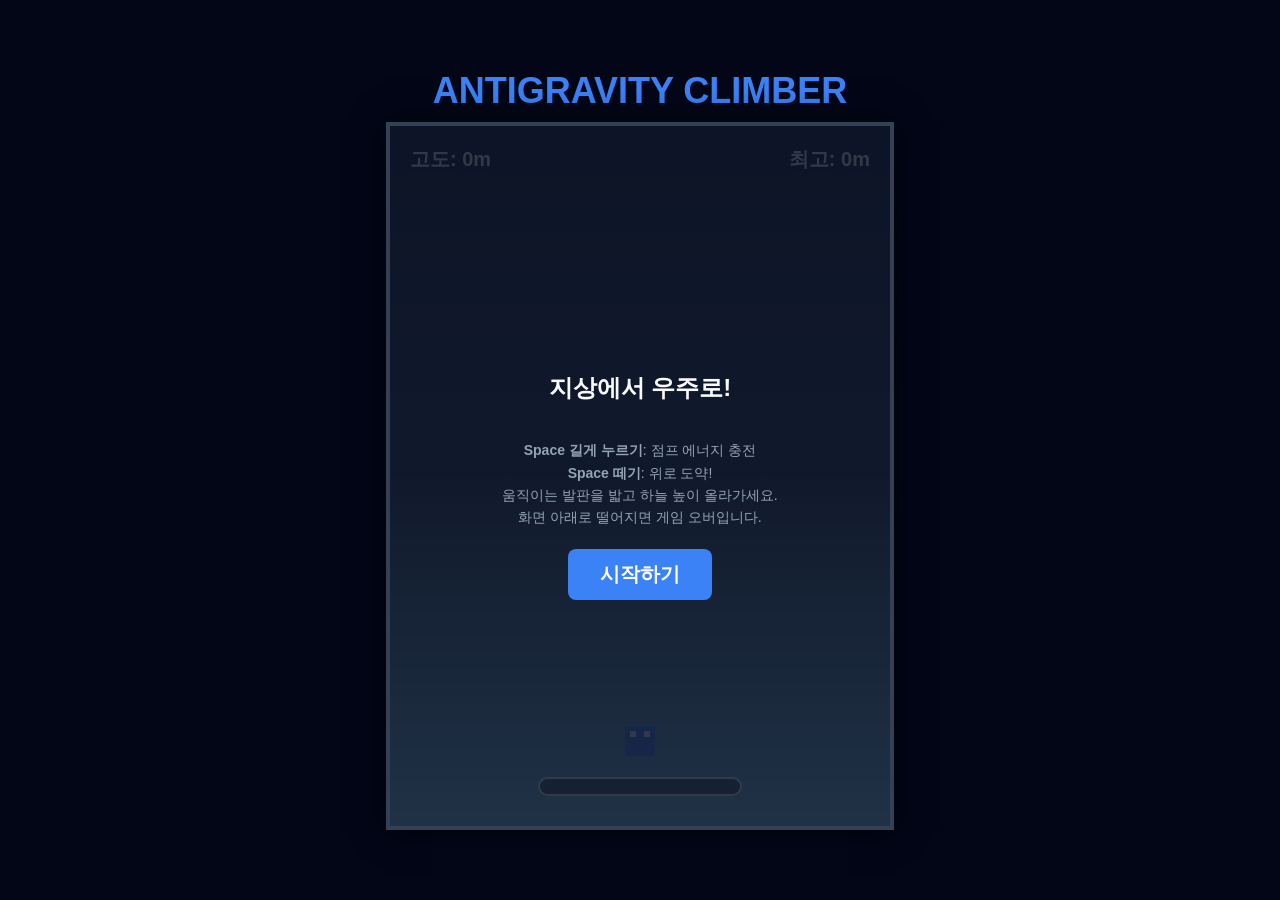
<file: game/index.html>
<!DOCTYPE html>
<html lang="ko">
<head>
    <meta charset="UTF-8">
    <meta name="viewport" content="width=device-width, initial-scale=1.0">
    <title>Antigravity Climber</title>
    <style>
        :root {
            --bg-ground: #87ceeb; /* 지상 하늘 */
            --bg-space: #020617;  /* 우주 */
            --player-color: #3b82f6;
            --platform-color: #10b981;
            --text-color: #f8fafc;
            --charge-color: #fbbf24;
        }

        body {
            margin: 0;
            padding: 0;
            overflow: hidden;
            background-color: var(--bg-space);
            font-family: 'Noto Sans KR', sans-serif;
            color: var(--text-color);
            display: flex;
            flex-direction: column;
            align-items: center;
            justify-content: center;
            height: 100vh;
            user-select: none;
        }

        #game-container {
            position: relative;
            width: 500px;
            height: 700px;
            border: 4px solid #334155;
            background: linear-gradient(to top, var(--bg-ground), #1e293b, var(--bg-space));
            box-shadow: 0 0 30px rgba(0, 0, 0, 0.7);
            overflow: hidden;
        }

        #canvas {
            display: block;
        }

        #ui {
            position: absolute;
            top: 20px;
            left: 20px;
            right: 20px;
            pointer-events: none;
            display: flex;
            justify-content: space-between;
            z-index: 5;
        }

        .stat-item {
            font-size: 20px;
            font-weight: bold;
            text-shadow: 1px 1px 3px rgba(0, 0, 0, 0.8);
        }

        #charge-bar-container {
            position: absolute;
            bottom: 30px;
            left: 50%;
            transform: translateX(-50%);
            width: 200px;
            height: 15px;
            background: rgba(0, 0, 0, 0.5);
            border: 2px solid #fff;
            border-radius: 10px;
            overflow: hidden;
            z-index: 5;
        }

        #charge-bar {
            width: 0%;
            height: 100%;
            background: var(--charge-color);
            transition: width 0.05s linear;
        }

        #overlay {
            position: absolute;
            top: 0;
            left: 0;
            width: 100%;
            height: 100%;
            background-color: rgba(15, 23, 42, 0.85);
            display: flex;
            flex-direction: column;
            align-items: center;
            justify-content: center;
            z-index: 10;
        }

        h1 {
            margin: 0 0 10px 0;
            font-size: 36px;
            color: var(--player-color);
            text-transform: uppercase;
            text-align: center;
        }

        .btn {
            padding: 12px 32px;
            font-size: 20px;
            font-weight: bold;
            color: white;
            background-color: var(--player-color);
            border: none;
            border-radius: 8px;
            cursor: pointer;
            margin-top: 20px;
        }

        .hidden { display: none !important; }

        .instructions {
            margin-top: 15px;
            text-align: center;
            font-size: 14px;
            color: #94a3b8;
            line-height: 1.6;
        }
    </style>
</head>
<body>

    <h1>Antigravity Climber</h1>

    <div id="game-container">
        <canvas id="canvas"></canvas>
        
        <div id="ui">
            <div class="stat-item">고도: <span id="altitude">0</span>m</div>
            <div class="stat-item">최고: <span id="best-alt">0</span>m</div>
        </div>

        <div id="charge-bar-container">
            <div id="charge-bar"></div>
        </div>

        <div id="overlay">
            <h2 id="overlay-title">지상에서 우주로!</h2>
            <div class="instructions">
                <strong>Space 길게 누르기</strong>: 점프 에너지 충전<br>
                <strong>Space 떼기</strong>: 위로 도약!<br>
                움직이는 발판을 밟고 하늘 높이 올라가세요.<br>
                화면 아래로 떨어지면 게임 오버입니다.
            </div>
            <button id="start-btn" class="btn">시작하기</button>
        </div>
    </div>

    <script>
        const canvas = document.getElementById('canvas');
        const ctx = canvas.getContext('2d');
        const altElement = document.getElementById('altitude');
        const bestAltElement = document.getElementById('best-alt');
        const chargeBar = document.getElementById('charge-bar');
        const overlay = document.getElementById('overlay');
        const startBtn = document.getElementById('start-btn');

        const CW = 500;
        const CH = 700;
        canvas.width = CW;
        canvas.height = CH;

        let gameActive = false;
        let bestAltitude = localStorage.getItem('antigravity-best-alt') || 0;
        bestAltElement.textContent = bestAltitude;

        let cameraY = 0;
        let currentAltitude = 0;

        // 플레이어
        const player = {
            x: CW / 2 - 15,
            y: CH - 100,
            w: 30,
            h: 30,
            vx: 0,
            vy: 0,
            gravity: 0.25,
            isCharging: false,
            charge: 0,
            maxCharge: 100,
            jumpStrength: 15,
            isGrounded: true,
            color: '#3b82f6'
        };

        // 플랫폼 (발판)
        let platforms = [];
        const PLATFORM_W = 100;
        const PLATFORM_H = 15;

        function init() {
            cameraY = 0;
            currentAltitude = 0;
            altElement.textContent = 0;
            
            player.x = CW / 2 - 15;
            player.y = CH - 100;
            player.vx = 0;
            player.vy = 0;
            player.charge = 0;
            player.isCharging = false;
            player.isGrounded = true;

            platforms = [];
            // 시작 발판
            platforms.push({ x: CW / 2 - 60, y: CH - 50, w: 120, h: PLATFORM_H, speed: 0 });
            
            // 초기 발판들 생성
            for (let i = 1; i < 10; i++) {
                spawnPlatform(CH - i * 150);
            }
        }

        function spawnPlatform(y) {
            const speed = Math.random() * 2 + (currentAltitude / 500); // 높이 올라갈수록 빨라짐
            platforms.push({
                x: Math.random() * (CW - PLATFORM_W),
                y: y,
                w: PLATFORM_W,
                h: PLATFORM_H,
                speed: Math.random() > 0.5 ? speed : -speed,
                color: '#10b981'
            });
        }

        function update() {
            if (!gameActive) return;

            // 충전 로직
            if (player.isCharging) {
                player.charge = Math.min(player.charge + 2, player.maxCharge);
                chargeBar.style.width = player.charge + '%';
            }

            // 물리 법칙
            player.vy += player.gravity;
            player.y += player.vy;
            player.x += player.vx;

            // 좌우 벽 튕기기 또는 통과
            if (player.x < 0) player.x = 0;
            if (player.x + player.w > CW) player.x = CW - player.w;

            // 발판 충돌 체크 (내려오는 중일 때만)
            player.isGrounded = false;
            if (player.vy > 0) {
                for (const p of platforms) {
                    if (
                        player.x + player.w > p.x &&
                        player.x < p.x + p.w &&
                        player.y + player.h > p.y &&
                        player.y + player.h < p.y + p.h + player.vy + 2
                    ) {
                        player.y = p.y - player.h;
                        player.vy = 0;
                        player.isGrounded = true;
                        // 발판 위에서 같이 이동
                        player.x += p.speed; 
                        break;
                    }
                }
            }

            // 카메라 이동 (플레이어가 화면 상단으로 가면 카메라가 올라감)
            if (player.y < cameraY + 250) {
                cameraY = player.y - 250;
            }

            // 점수 계산 (고도)
            const alt = Math.floor(Math.abs(Math.min(0, player.y - (CH - 100))) / 10);
            if (alt > currentAltitude) {
                currentAltitude = alt;
                altElement.textContent = currentAltitude;
                if (currentAltitude > bestAltitude) {
                    bestAltitude = currentAltitude;
                    bestAltElement.textContent = bestAltitude;
                    localStorage.setItem('antigravity-best-alt', bestAltitude);
                }
            }

            // 발판 이동 및 재생성
            for (let i = platforms.length - 1; i >= 0; i--) {
                const p = platforms[i];
                p.x += p.speed;
                if (p.x < 0 || p.x + p.w > CW) p.speed *= -1;

                // 화면 아래로 사라진 발판 제거 및 위에 새로 생성
                if (p.y > cameraY + CH + 100) {
                    platforms.splice(i, 1);
                    const highestY = Math.min(...platforms.map(pl => pl.y));
                    spawnPlatform(highestY - 150);
                }
            }

            // 게임 오버 (화면 아래로 추락)
            if (player.y > cameraY + CH + 50) {
                gameOver();
            }
        }

        function draw() {
            ctx.clearRect(0, 0, CW, CH);

            ctx.save();
            ctx.translate(0, -cameraY);

            // 배경 그라데이션 (고도에 따라 변화)
            const groundColor = '#87ceeb';
            const spaceColor = '#020617';
            // 실제 배경은 CSS 그라데이션이 처리하지만, 레이어 효과를 위해 간단히 구름/별 추가 가능
            
            // 별 그리기 (우주 느낌)
            if (currentAltitude > 200) {
                ctx.fillStyle = 'white';
                for(let i=0; i<50; i++) {
                    const sx = (Math.sin(i*123.45) * 0.5 + 0.5) * CW;
                    const sy = cameraY + (Math.cos(i*678.9) * 0.5 + 0.5) * CH;
                    ctx.fillRect(sx, sy, 2, 2);
                }
            }

            // 발판 그리기
            for (const p of platforms) {
                ctx.fillStyle = p.color;
                // 높이 올라갈수록 발판이 작아지거나 투명해지는 효과 가능
                ctx.fillRect(p.x, p.y, p.w, p.h);
                // 발판 하단 그림자
                ctx.fillStyle = 'rgba(0,0,0,0.2)';
                ctx.fillRect(p.x, p.y + p.h, p.w, 4);
            }

            // 플레이어 그리기
            ctx.fillStyle = player.color;
            if (player.isCharging) {
                // 충전 중일 때 부르르 떨리는 효과
                const shake = (player.charge / 20);
                ctx.fillRect(player.x + (Math.random()-0.5)*shake, player.y, player.w, player.h);
                // 충전 오라
                ctx.strokeStyle = '#fbbf24';
                ctx.lineWidth = 2;
                ctx.strokeRect(player.x - 5, player.y - 5, player.w + 10, player.h + 10);
            } else {
                ctx.fillRect(player.x, player.y, player.w, player.h);
            }

            // 플레이어 눈
            ctx.fillStyle = 'white';
            ctx.fillRect(player.x + 5, player.y + 5, 6, 6);
            ctx.fillRect(player.x + 19, player.y + 5, 6, 6);

            ctx.restore();
        }

        function gameLoop() {
            update();
            draw();
            requestAnimationFrame(gameLoop);
        }

        function jump() {
            if (!player.isGrounded && player.charge < 20) return; // 공중에서는 최소 충전 필요 (공중 점프 허용 시)
            
            const power = (player.charge / player.maxCharge) * player.jumpStrength + 5;
            player.vy = -power;
            player.isGrounded = false;
            player.charge = 0;
            chargeBar.style.width = '0%';
        }

        function gameOver() {
            gameActive = false;
            document.getElementById('overlay-title').textContent = '지상으로 추락했습니다!';
            startBtn.textContent = '다시 도전';
            overlay.classList.remove('hidden');
        }

        // 이벤트
        window.addEventListener('keydown', (e) => {
            if (e.code === 'Space') {
                if (gameActive) {
                    player.isCharging = true;
                } else if (!overlay.classList.contains('hidden')) {
                    init();
                    gameActive = true;
                    overlay.classList.add('hidden');
                }
                e.preventDefault();
            }
        });

        window.addEventListener('keyup', (e) => {
            if (e.code === 'Space' && gameActive && player.isCharging) {
                player.isCharging = false;
                jump();
            }
        });

        startBtn.addEventListener('click', () => {
            init();
            gameActive = true;
            overlay.classList.add('hidden');
        });

        gameLoop();
    </script>
</body>
</html>
</file>
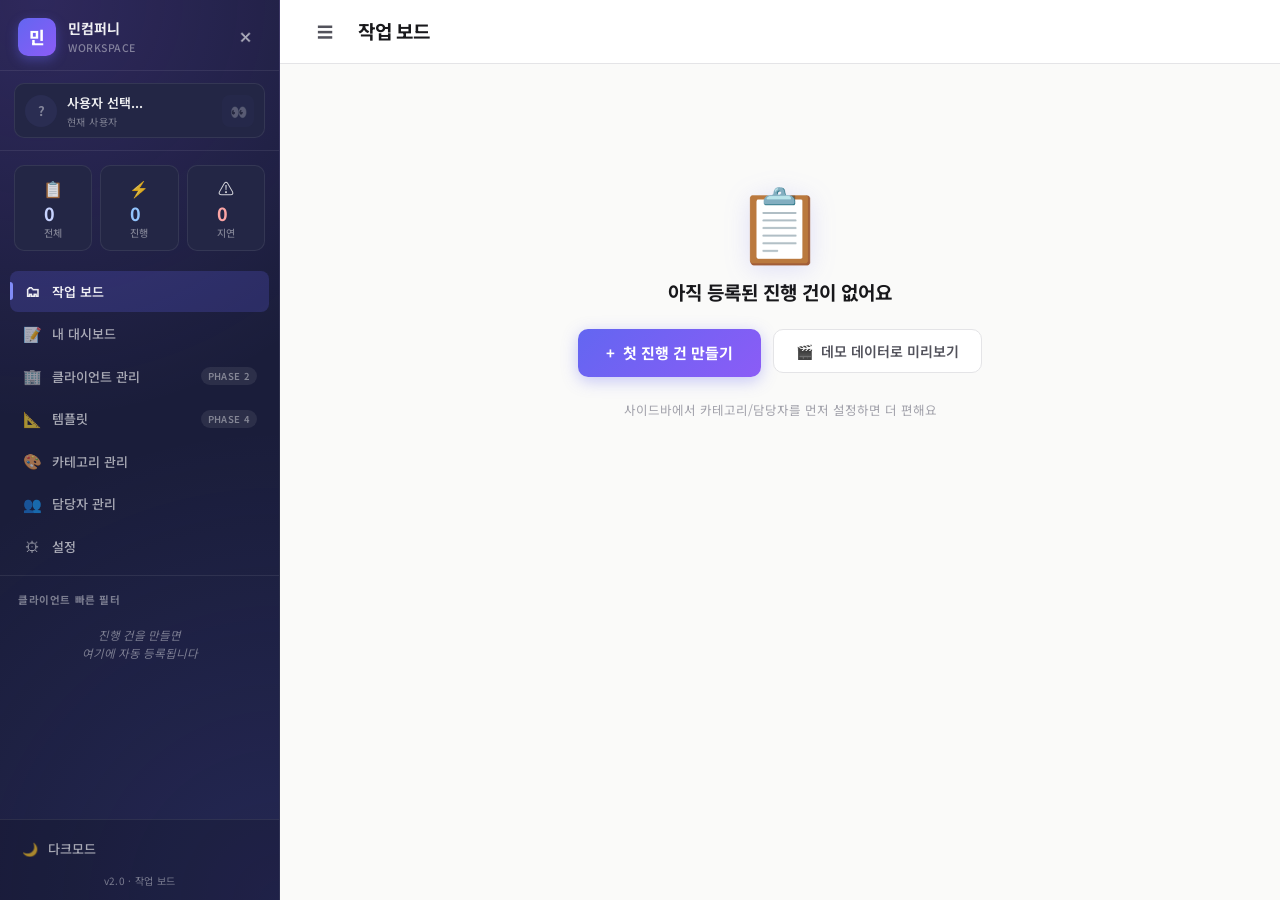
<file: workspace/index.html>
<!DOCTYPE html>
<html lang="ko">
<head>
  <meta charset="UTF-8" />
  <meta name="viewport" content="width=device-width, initial-scale=1.0" />
  <title>민컴퍼니 워크스페이스</title>
  <link rel="preconnect" href="https://fonts.googleapis.com" />
  <link rel="preconnect" href="https://fonts.gstatic.com" crossorigin />
  <link
    href="https://fonts.googleapis.com/css2?family=Noto+Sans+KR:wght@300;400;500;600;700;900&display=swap"
    rel="stylesheet"
  />
  <link rel="stylesheet" href="style.css" />
</head>
<body>
  <div id="sidebar-overlay" class="hidden"></div>

  <div id="app">
    <aside id="sidebar">
      <div class="sidebar-brand">
        <div class="brand-mark">민</div>
        <div class="brand-text">
          <div class="brand-title">민컴퍼니</div>
          <div class="brand-sub">Workspace</div>
        </div>
        <button id="sidebar-close" class="icon-btn-dark mobile-only" title="닫기">✕</button>
      </div>

      <div class="sidebar-user">
        <div class="user-row">
          <div class="user-avatar" id="user-avatar">?</div>
          <div class="user-info">
            <select id="current-user-select" class="user-select" title="현재 사용자">
              <option value="">사용자 선택...</option>
            </select>
            <div class="user-sub">현재 사용자</div>
          </div>
          <button id="my-dashboard-toggle" class="dashboard-toggle" title="내 대시보드 (담당 작업만 보기)" disabled>
            <span>👀</span>
          </button>
        </div>
      </div>

      <div class="sidebar-stats">
        <div class="stat-card stat-total"><div class="stat-icon">📋</div><div class="stat-body"><div class="stat-num" id="stat-total">0</div><div class="stat-label">전체</div></div></div>
        <div class="stat-card stat-doing"><div class="stat-icon">⚡</div><div class="stat-body"><div class="stat-num" id="stat-doing">0</div><div class="stat-label">진행</div></div></div>
        <div class="stat-card stat-overdue"><div class="stat-icon">⚠</div><div class="stat-body"><div class="stat-num" id="stat-overdue">0</div><div class="stat-label">지연</div></div></div>
      </div>

      <nav class="sidebar-nav">
        <ul class="menu-list">
          <li class="menu-item active" data-route="board"><span class="menu-icon">🗂</span><span class="menu-text">작업 보드</span></li>
          <li class="menu-item" data-route="my"><span class="menu-icon">📝</span><span class="menu-text">내 대시보드</span></li>
          <li class="menu-item" data-route="clients"><span class="menu-icon">🏢</span><span class="menu-text">클라이언트 관리</span><span class="menu-badge phase">Phase 2</span></li>
          <li class="menu-item" data-route="templates"><span class="menu-icon">📐</span><span class="menu-text">템플릿</span><span class="menu-badge phase">Phase 4</span></li>
          <li class="menu-item" data-route="categories"><span class="menu-icon">🎨</span><span class="menu-text">카테고리 관리</span></li>
          <li class="menu-item" data-route="members"><span class="menu-icon">👥</span><span class="menu-text">담당자 관리</span></li>
          <li class="menu-item" data-route="settings"><span class="menu-icon">⚙</span><span class="menu-text">설정</span></li>
        </ul>
      </nav>

      <div class="sidebar-section">
        <div class="section-header">
          <span>클라이언트 빠른 필터</span>
          <span class="section-hint" id="client-count-hint"></span>
        </div>
        <ul id="client-quick-filter" class="client-list"></ul>
      </div>

      <div class="sidebar-footer">
        <button id="theme-toggle" class="footer-btn" title="다크모드 전환">
          <span id="theme-icon">🌙</span><span id="theme-label">다크모드</span>
        </button>
        <div class="footer-meta">v2.0 · 작업 보드</div>
      </div>
    </aside>

    <main id="main">
      <header id="topbar">
        <div class="topbar-left">
          <button id="menu-toggle" class="icon-btn mobile-only" title="메뉴">☰</button>
          <h1 id="page-title">작업 보드</h1>
          <span id="page-sub" class="page-sub"></span>
        </div>
        <div class="topbar-right" id="topbar-actions">
          <button class="primary-btn" id="topbar-create-btn" data-soon-action>
            <span>+</span> 새 진행 건
          </button>
        </div>
      </header>

      <section id="content">
        <!-- ========== 작업 보드 ========== -->
        <div class="route-page" data-page="board">
          <div id="board-empty" class="board-empty hidden">
            <div class="empty-icon">📋</div>
            <h2 class="empty-title">아직 등록된 진행 건이 없어요</h2>
            <div class="empty-actions">
              <button class="primary-btn-large" id="empty-create-btn" data-soon-action><span>+</span> 첫 진행 건 만들기</button>
              <button class="ghost-btn-lg" id="empty-demo-btn"><span>🎬</span> 데모 데이터로 미리보기</button>
            </div>
            <p class="empty-hint">사이드바에서 카테고리/담당자를 먼저 설정하면 더 편해요</p>
          </div>

          <div id="board-main" class="board-main hidden">
            <div class="board-toolbar">
              <div class="toolbar-group">
                <label class="toolbar-control">
                  <span class="toolbar-label">그룹화</span>
                  <select id="groupby-select" class="toolbar-select">
                    <option value="client">📌 클라이언트별</option>
                    <option value="category">🎨 정산 분류별</option>
                    <option value="workType">🎯 작업 종류별</option>
                    <option value="dueDate">📅 마감일별</option>
                    <option value="assignee">👤 담당자별</option>
                  </select>
                </label>

                <div class="view-switcher">
                  <button class="view-btn active" data-view="kanban" title="그룹 그리드">📋 그리드</button>
                  <button class="view-btn" data-view="list" data-soon-action title="리스트">📑 리스트</button>
                  <button class="view-btn" data-view="calendar" data-soon-action title="캘린더">📅 캘린더</button>
                </div>

                <label class="toolbar-control">
                  <span class="toolbar-label">정렬</span>
                  <select id="sort-select" class="toolbar-select">
                    <option value="dueAsc">⏰ 마감 임박순</option>
                    <option value="starred">⭐ 우선순위(별표)</option>
                    <option value="client">🏢 클라이언트명</option>
                    <option value="recent">🆕 생성일 최신</option>
                  </select>
                </label>
              </div>

              <div class="toolbar-group toolbar-right">
                <div class="toolbar-search">
                  <span class="search-icon">🔍</span>
                  <input type="text" id="board-search" placeholder="제목·메모·클라이언트" />
                  <button id="search-clear" class="icon-btn hidden" title="지우기">✕</button>
                </div>
                <button id="starred-only-btn" class="toolbar-toggle" title="별표만 보기">
                  <span class="star-icon">⭐</span><span>별표만</span>
                </button>
                <button id="clear-demo-btn" class="toolbar-toggle danger hidden" title="데모 데이터 비우기">
                  🎬 데모 비우기
                </button>
              </div>
            </div>

            <div id="board-groups" class="board-groups"></div>

            <div id="board-noresult" class="board-noresult hidden">
              <div class="empty-icon-small">🔍</div>
              <p class="noresult-title">조건에 맞는 진행 건이 없습니다</p>
              <button class="ghost-btn" id="reset-board-filters">필터 초기화</button>
            </div>
          </div>
        </div>

        <!-- ========== 내 대시보드 ========== -->
        <div class="route-page hidden" data-page="my">
          <!-- 사용자 미선택 안내 -->
          <div id="my-noselect" class="board-empty hidden">
            <div class="empty-icon">👤</div>
            <h2 class="empty-title">사이드바에서 사용자를 선택해주세요</h2>
            <p class="empty-hint">현재 사용자가 지정되어야 본인의 투두와 담당 진행 건을 볼 수 있어요</p>
          </div>

          <!-- 대시보드 본문 -->
          <div id="my-main" class="my-main hidden">
            <div class="my-header">
              <div class="my-header-left">
                <div class="my-avatar" id="my-avatar">?</div>
                <div>
                  <h2 class="my-title" id="my-title">대시보드</h2>
                  <p class="my-sub" id="my-sub">오늘도 화이팅!</p>
                </div>
              </div>
              <div class="my-stats">
                <div class="my-stat"><div class="my-stat-num" id="my-stat-today">0</div><div class="my-stat-label">오늘 할 일</div></div>
                <div class="my-stat"><div class="my-stat-num" id="my-stat-doing">0</div><div class="my-stat-label">진행 중</div></div>
                <div class="my-stat"><div class="my-stat-num" id="my-stat-urgent">0</div><div class="my-stat-label">마감 임박</div></div>
              </div>
            </div>

            <div class="todo-quick-add">
              <span class="todo-add-icon">+</span>
              <input type="text" id="todo-quick-input" placeholder="빠른 투두 추가 (Enter로 저장, 기본은 '오늘 할 일')" />
              <select id="todo-quick-group" class="toolbar-select">
                <option value="today">📅 오늘 할 일</option>
                <option value="thisWeek">📆 이번 주</option>
                <option value="doing">⏳ 진행 중</option>
                <option value="later">🗓 나중에</option>
              </select>
            </div>

            <section class="my-section">
              <h3 class="my-section-title"><span class="my-section-icon">📝</span>자유 투두 (개인 To Do)</h3>
              <div class="todo-groups" id="todo-groups"></div>
            </section>

            <section class="my-section">
              <h3 class="my-section-title"><span class="my-section-icon">📌</span>내 담당 진행 건</h3>
              <div class="my-projects" id="my-projects"></div>
            </section>
          </div>
        </div>

        <!-- ========== 클라이언트 (Phase 2) ========== -->
        <div class="route-page hidden" data-page="clients">
          <div class="placeholder">
            <div class="placeholder-badge">Phase 2</div>
            <div class="placeholder-icon">🏢</div>
            <h2>클라이언트 관리</h2>
            <p>풀 CRM 페이지(연락처/메모/거래 이력)는 Phase 2에서 구현됩니다.</p>
          </div>
        </div>

        <!-- ========== 템플릿 (Phase 4) ========== -->
        <div class="route-page hidden" data-page="templates">
          <div class="placeholder">
            <div class="placeholder-badge">Phase 4</div>
            <div class="placeholder-icon">📐</div>
            <h2>템플릿</h2>
            <p>워크플로우 템플릿 편집기는 Phase 4에서 구현됩니다.</p>
          </div>
        </div>

        <!-- ========== 카테고리 관리 (=정산 분류) ========== -->
        <div class="route-page hidden" data-page="categories">
          <div class="page-wrap">
            <div class="page-header">
              <div>
                <h2 class="page-h2">정산 분류 관리</h2>
                <p class="page-desc">진행 건의 <strong>수익 모델 분류</strong>입니다 (건바이 / 카페 / 패키지 / 업무 / 월모장 / 기타). 카드 색상은 결정하지 않으며, 카드 우상단에 작은 뱃지로 표시됩니다.</p>
              </div>
              <button class="primary-btn" id="add-category-btn"><span>+</span> 정산 분류 추가</button>
            </div>

            <!-- 작업 종류 안내 박스 -->
            <div class="worktype-info">
              <div class="worktype-info-head">
                <div>
                  <h3>🎯 작업 종류 (카드 색상 결정)</h3>
                  <p>카드의 <strong>좌측 컬러 보더</strong>는 아래 7가지 작업 종류 색상으로 결정됩니다. 1차에서는 고정값이며, 추후 편집 가능하게 확장됩니다.</p>
                </div>
              </div>
              <div class="worktype-grid" id="worktype-grid"></div>
            </div>

            <h3 class="page-section-title">정산 분류 (6개)</h3>
            <div class="cat-list" id="category-list"></div>
          </div>
        </div>

        <!-- ========== 담당자 관리 ========== -->
        <div class="route-page hidden" data-page="members">
          <div class="page-wrap">
            <div class="page-header">
              <div>
                <h2 class="page-h2">담당자 관리</h2>
                <p class="page-desc">멤버를 등록하면 진행 건 담당자, 사이드바 "현재 사용자" 셀렉터, "내 대시보드"에 자동 반영됩니다.</p>
              </div>
              <button class="primary-btn" id="add-member-btn"><span>+</span> 담당자 추가</button>
            </div>
            <div class="member-list" id="member-list"></div>
          </div>
        </div>

        <!-- ========== 설정 ========== -->
        <div class="route-page hidden" data-page="settings">
          <div class="page-wrap">
            <div class="page-header">
              <div>
                <h2 class="page-h2">설정</h2>
                <p class="page-desc">데이터 백업, 알림 권한, 그룹화 기본값을 관리합니다.</p>
              </div>
            </div>
            <div class="settings-grid">
              <section class="setting-card">
                <div class="setting-card-header">
                  <div class="setting-card-icon" style="background:rgba(99,102,241,.12);color:#6366f1;">💾</div>
                  <div><h3>데이터 백업</h3><p>현재 워크스페이스를 JSON으로 내보내거나 가져옵니다.</p></div>
                </div>
                <div class="setting-actions">
                  <button class="ghost-btn" id="export-btn">⬇ JSON 내보내기</button>
                  <button class="ghost-btn" id="import-btn">⬆ JSON 가져오기</button>
                  <input type="file" id="import-file" accept=".json,application/json" hidden />
                </div>
                <div class="setting-meta" id="data-summary"></div>
              </section>

              <section class="setting-card">
                <div class="setting-card-header">
                  <div class="setting-card-icon" style="background:rgba(245,158,11,.12);color:#f59e0b;">🔔</div>
                  <div><h3>알림 권한</h3><p>마감 1시간 전 브라우저 알림 (7단계에서 본격 사용).</p></div>
                </div>
                <div class="setting-row"><span>현재 상태</span><span class="status-pill" id="notification-status">확인 중...</span></div>
                <div class="setting-actions"><button class="ghost-btn" id="request-notification-btn">권한 요청</button></div>
              </section>

              <section class="setting-card">
                <div class="setting-card-header">
                  <div class="setting-card-icon" style="background:rgba(16,185,129,.12);color:#10b981;">📊</div>
                  <div><h3>그룹화 기본값</h3><p>작업 보드 진입 시 적용될 기본 그룹화 모드.</p></div>
                </div>
                <div class="radio-group" id="groupby-radios">
                  <label class="radio-pill"><input type="radio" name="groupby" value="client" /> 🏢 클라이언트별</label>
                  <label class="radio-pill"><input type="radio" name="groupby" value="category" /> 🎨 정산 분류별</label>
                  <label class="radio-pill"><input type="radio" name="groupby" value="workType" /> 🎯 작업 종류별</label>
                  <label class="radio-pill"><input type="radio" name="groupby" value="dueDate" /> 📅 마감일별</label>
                  <label class="radio-pill"><input type="radio" name="groupby" value="assignee" /> 👤 담당자별</label>
                </div>
              </section>

              <section class="setting-card">
                <div class="setting-card-header">
                  <div class="setting-card-icon" style="background:rgba(236,72,153,.12);color:#ec4899;">⭐</div>
                  <div><h3>별표 정렬</h3><p>별표 표시된 진행 건을 상단에 고정합니다.</p></div>
                </div>
                <div class="setting-row">
                  <label class="switch"><input type="checkbox" id="starred-on-top" /><span class="switch-slider"></span></label>
                  <span>별표 항목 상단 고정</span>
                </div>
              </section>

              <section class="setting-card danger-card">
                <div class="setting-card-header">
                  <div class="setting-card-icon" style="background:rgba(239,68,68,.12);color:#ef4444;">⚠</div>
                  <div><h3>데이터 초기화</h3><p>모든 진행 건/카테고리/담당자/투두/설정을 삭제합니다.</p></div>
                </div>
                <div class="setting-actions"><button class="danger-btn" id="reset-data-btn">🗑 모든 데이터 초기화</button></div>
              </section>

              <section class="setting-card">
                <div class="setting-card-header">
                  <div class="setting-card-icon" style="background:rgba(100,116,139,.12);color:#64748b;">ℹ</div>
                  <div><h3>버전 정보</h3><p>민컴퍼니 워크스페이스 v2</p></div>
                </div>
                <ul class="info-list">
                  <li><span>버전</span><strong>v2.0.0</strong></li>
                  <li><span>현재 단계</span><strong>workType + 내 대시보드</strong></li>
                  <li><span>저장 위치</span><strong>localStorage</strong></li>
                  <li><span>저장 키</span><strong>mincompany-workspace-v2</strong></li>
                </ul>
              </section>
            </div>
          </div>
        </div>
      </section>
    </main>
  </div>

  <div id="modal" class="modal hidden" role="dialog" aria-modal="true">
    <div class="modal-backdrop" data-close-modal></div>
    <div class="modal-content" id="modal-content"></div>
  </div>

  <div id="toast-container"></div>

  <script src="script.js"></script>
</body>
</html>
</file>
<file: workspace/style.css>
/* ====================================================
   민컴퍼니 워크스페이스 v2
   1단계: 디자인 토큰 + 사이드바 + 레이아웃
   2단계: 카테고리/담당자/설정 + 모달 + 폼
   T4a: 작업 보드 (빈 상태 + 그룹 그리드 + 카드)
   T4b: workType 색상 체계 + 내 대시보드 + 투두
   ==================================================== */

:root {
  --sb-bg: #1a1d3a; --sb-bg-2: #232645; --sb-bg-elevated: #2a2d52;
  --sb-text: rgba(255,255,255,0.92); --sb-text-sub: rgba(255,255,255,0.62); --sb-text-muted: rgba(255,255,255,0.42);
  --sb-hover: rgba(255,255,255,0.07); --sb-active-bg: rgba(99,102,241,0.22); --sb-active-bar: #818cf8; --sb-border: rgba(255,255,255,0.08);

  --bg: #fafaf9; --bg-2: #f4f4f5; --bg-card: #ffffff; --bg-hover: #f4f4f5;
  --text: #18181b; --text-sub: #52525b; --text-muted: #a1a1aa;
  --border: #e4e4e7; --border-strong: #d4d4d8;
  --shadow-sm: 0 1px 2px rgba(0,0,0,0.05);
  --shadow: 0 1px 3px rgba(0,0,0,0.06), 0 4px 12px rgba(0,0,0,0.06);
  --shadow-lg: 0 4px 16px rgba(0,0,0,0.08), 0 12px 32px rgba(0,0,0,0.12);
  --shadow-card-hover: 0 6px 20px rgba(0,0,0,0.1), 0 2px 6px rgba(0,0,0,0.06);

  --c-indigo: #6366f1; --c-purple: #8b5cf6; --c-pink: #ec4899;
  --c-blue: #3b82f6; --c-cyan: #06b6d4; --c-green: #10b981;
  --c-yellow: #f59e0b; --c-orange: #f97316; --c-red: #ef4444;
  --c-slate: #64748b; --c-slate-light: #94a3b8; --c-slate-dark: #475569;
  --c-teal: #14b8a6; --c-violet: #a855f7; --c-star: #fbbf24;

  /* workType 색상 (작업 종류) */
  --wt-blog: #16a34a; --wt-cafe: #ea580c; --wt-exposure: #dc2626;
  --wt-external: #ca8a04; --wt-ad: #7c3aed; --wt-internal: #0891b2; --wt-etc: #64748b;

  --warn-bg: #fef3c7; --warn-text: #92400e; --warn-border: #f59e0b;
  --danger-bg: #fee2e2; --danger-text: #991b1b; --danger-border: #ef4444;
  --success-bg: #d1fae5; --success-text: #065f46;

  --sb-w: 280px; --topbar-h: 64px;
  --radius: 8px; --radius-md: 10px; --radius-lg: 14px; --radius-xl: 20px;
  --transition: 200ms cubic-bezier(0.4,0,0.2,1);
}

[data-theme="dark"] {
  --bg: #0a0a0c; --bg-2: #141418; --bg-card: #18181b; --bg-hover: #27272a;
  --text: #fafafa; --text-sub: #a1a1aa; --text-muted: #71717a;
  --border: #27272a; --border-strong: #3f3f46;
  --shadow-sm: 0 1px 2px rgba(0,0,0,0.4);
  --shadow: 0 1px 3px rgba(0,0,0,0.4), 0 4px 12px rgba(0,0,0,0.5);
  --shadow-lg: 0 4px 16px rgba(0,0,0,0.5), 0 12px 32px rgba(0,0,0,0.6);
  --shadow-card-hover: 0 6px 24px rgba(0,0,0,0.6), 0 2px 6px rgba(0,0,0,0.4);
  --warn-bg: rgba(245,158,11,0.15); --warn-text: #fbbf24;
  --danger-bg: rgba(239,68,68,0.15); --danger-text: #fca5a5;
  --success-bg: rgba(16,185,129,0.15); --success-text: #6ee7b7;
}

*, *::before, *::after { box-sizing: border-box; }
html, body { height: 100%; }
body { margin: 0; font-family: 'Noto Sans KR', -apple-system, BlinkMacSystemFont, sans-serif; font-size: 14px; line-height: 1.5; color: var(--text); background: var(--bg); -webkit-font-smoothing: antialiased; overflow: hidden; }
button { font-family: inherit; font-size: inherit; color: inherit; cursor: pointer; background: none; border: none; padding: 0; }
button:disabled { cursor: not-allowed; }
input, select, textarea { font-family: inherit; }
ul { list-style: none; padding: 0; margin: 0; }
h1, h2, h3, h4, p { margin: 0; }
.hidden { display: none !important; }
.mobile-only { display: none; }

::-webkit-scrollbar { width: 10px; height: 10px; }
::-webkit-scrollbar-track { background: transparent; }
::-webkit-scrollbar-thumb { background: var(--border-strong); border-radius: 10px; border: 2px solid var(--bg); }
::-webkit-scrollbar-thumb:hover { background: var(--text-muted); }
#sidebar ::-webkit-scrollbar-thumb { background: rgba(255,255,255,0.12); border-color: var(--sb-bg); }

#app { display: grid; grid-template-columns: var(--sb-w) 1fr; height: 100vh; }

/* ============ 사이드바 ============ */
#sidebar {
  background: var(--sb-bg);
  background-image: radial-gradient(circle at 15% 0%, rgba(139,92,246,0.18) 0%, transparent 45%), radial-gradient(circle at 100% 100%, rgba(99,102,241,0.14) 0%, transparent 50%);
  color: var(--sb-text); display: flex; flex-direction: column; overflow: hidden; border-right: 1px solid var(--sb-border); transition: transform var(--transition);
}
.sidebar-brand { padding: 18px 18px 14px; display: flex; align-items: center; gap: 12px; border-bottom: 1px solid var(--sb-border); }
.brand-mark { width: 38px; height: 38px; border-radius: 10px; background: linear-gradient(135deg, var(--c-indigo) 0%, var(--c-purple) 100%); color: #fff; font-weight: 800; font-size: 17px; display: flex; align-items: center; justify-content: center; box-shadow: 0 4px 12px rgba(99,102,241,0.4); flex-shrink: 0; }
.brand-text { flex: 1; min-width: 0; }
.brand-title { font-size: 14px; font-weight: 700; color: var(--sb-text); }
.brand-sub { font-size: 10.5px; color: var(--sb-text-muted); font-weight: 500; letter-spacing: 0.5px; text-transform: uppercase; margin-top: 1px; }

.sidebar-user { padding: 12px 14px; border-bottom: 1px solid var(--sb-border); }
.user-row { display: flex; align-items: center; gap: 10px; padding: 8px 10px; background: var(--sb-bg-2); border-radius: var(--radius-md); border: 1px solid var(--sb-border); }
.user-avatar { width: 32px; height: 32px; border-radius: 50%; background: linear-gradient(135deg, var(--c-purple), var(--c-pink)); color: #fff; display: flex; align-items: center; justify-content: center; font-size: 13px; font-weight: 700; flex-shrink: 0; }
.user-avatar.empty { background: var(--sb-bg-elevated); color: var(--sb-text-muted); }
.user-info { flex: 1; min-width: 0; }
.user-select { width: 100%; background: transparent; border: none; color: var(--sb-text); font-size: 13px; font-weight: 600; outline: none; cursor: pointer; padding: 0; appearance: none; }
.user-select option { background: var(--sb-bg-elevated); color: var(--sb-text); }
.user-sub { font-size: 10px; color: var(--sb-text-muted); margin-top: 1px; text-transform: uppercase; letter-spacing: 0.4px; }
.dashboard-toggle { width: 32px; height: 32px; border-radius: 8px; background: var(--sb-bg-elevated); color: var(--sb-text-sub); display: flex; align-items: center; justify-content: center; font-size: 14px; transition: all var(--transition); flex-shrink: 0; }
.dashboard-toggle:hover:not(:disabled) { background: var(--c-indigo); color: #fff; transform: translateY(-1px); }
.dashboard-toggle:disabled { opacity: 0.4; }
.dashboard-toggle.active { background: linear-gradient(135deg, var(--c-indigo), var(--c-purple)); color: #fff; box-shadow: 0 4px 10px rgba(99,102,241,0.4); }

.sidebar-stats { display: grid; grid-template-columns: repeat(3, 1fr); gap: 8px; padding: 14px; }
.stat-card { background: var(--sb-bg-2); border: 1px solid var(--sb-border); border-radius: var(--radius-md); padding: 10px 8px; display: flex; flex-direction: column; align-items: center; gap: 4px; transition: all var(--transition); }
.stat-card:hover { transform: translateY(-1px); border-color: rgba(255,255,255,0.16); }
.stat-icon { font-size: 16px; opacity: 0.9; }
.stat-num { font-size: 18px; font-weight: 700; color: var(--sb-text); line-height: 1; letter-spacing: -0.5px; }
.stat-label { font-size: 10px; color: var(--sb-text-muted); margin-top: 3px; font-weight: 500; }
.stat-total .stat-num { color: #c7d2fe; }
.stat-doing .stat-num { color: #93c5fd; }
.stat-overdue .stat-num { color: #fca5a5; }

.sidebar-nav { padding: 6px 10px 8px; border-bottom: 1px solid var(--sb-border); }
.menu-list { display: flex; flex-direction: column; gap: 2px; }
.menu-item { position: relative; display: flex; align-items: center; gap: 10px; padding: 9px 12px; border-radius: var(--radius); color: var(--sb-text-sub); font-size: 13px; font-weight: 500; cursor: pointer; transition: all var(--transition); }
.menu-item:hover { background: var(--sb-hover); color: var(--sb-text); }
.menu-item.active { background: var(--sb-active-bg); color: var(--sb-text); font-weight: 600; }
.menu-item.active::before { content: ""; position: absolute; left: 0; top: 50%; transform: translateY(-50%); width: 3px; height: 18px; background: var(--sb-active-bar); border-radius: 0 3px 3px 0; }
.menu-icon { font-size: 15px; flex-shrink: 0; width: 20px; text-align: center; }
.menu-text { flex: 1; }
.menu-badge { font-size: 9.5px; padding: 2px 7px; border-radius: 10px; font-weight: 600; letter-spacing: 0.3px; text-transform: uppercase; }
.menu-badge.phase { background: rgba(255,255,255,0.08); color: var(--sb-text-muted); }

.sidebar-section { padding: 12px 10px; flex: 1; overflow-y: auto; min-height: 80px; }
.section-header { display: flex; justify-content: space-between; align-items: center; padding: 4px 8px 8px; font-size: 10.5px; font-weight: 700; color: var(--sb-text-muted); text-transform: uppercase; letter-spacing: 0.6px; }
.section-hint { font-size: 10px; color: var(--sb-text-muted); }
.client-list { display: flex; flex-direction: column; gap: 2px; }
.client-item { display: flex; align-items: center; gap: 10px; padding: 7px 10px; border-radius: var(--radius); color: var(--sb-text-sub); font-size: 12.5px; cursor: pointer; transition: all var(--transition); }
.client-item:hover { background: var(--sb-hover); color: var(--sb-text); }
.client-item.active { background: var(--sb-active-bg); color: var(--sb-text); font-weight: 600; }
.client-dot { width: 6px; height: 6px; border-radius: 50%; background: var(--c-cyan); flex-shrink: 0; }
.client-name { flex: 1; white-space: nowrap; overflow: hidden; text-overflow: ellipsis; }
.client-count { font-size: 10.5px; background: var(--sb-bg-elevated); color: var(--sb-text-sub); padding: 1px 7px; border-radius: 10px; font-weight: 600; }
.client-empty { padding: 12px 10px; font-size: 11.5px; color: var(--sb-text-muted); text-align: center; font-style: italic; }

.sidebar-footer { padding: 10px; border-top: 1px solid var(--sb-border); background: rgba(0,0,0,0.15); }
.footer-btn { display: flex; align-items: center; gap: 10px; padding: 9px 12px; border-radius: var(--radius); color: var(--sb-text-sub); font-size: 13px; width: 100%; text-align: left; font-weight: 500; transition: all var(--transition); }
.footer-btn:hover { background: var(--sb-hover); color: var(--sb-text); }
.footer-meta { font-size: 10px; color: var(--sb-text-muted); text-align: center; padding: 6px 0 2px; letter-spacing: 0.3px; }

/* ============ 메인 ============ */
#main { display: flex; flex-direction: column; overflow: hidden; background: var(--bg); transition: background var(--transition); }
#topbar { height: var(--topbar-h); display: flex; align-items: center; justify-content: space-between; padding: 0 28px; border-bottom: 1px solid var(--border); background: var(--bg-card); flex-shrink: 0; transition: background var(--transition), border-color var(--transition); }
.topbar-left { display: flex; align-items: center; gap: 16px; }
#page-title { font-size: 19px; font-weight: 700; color: var(--text); letter-spacing: -0.3px; }
.page-sub { font-size: 12.5px; color: var(--text-muted); }
.topbar-right { display: flex; align-items: center; gap: 8px; }

.icon-btn { width: 34px; height: 34px; border-radius: var(--radius); color: var(--text-sub); display: inline-flex; align-items: center; justify-content: center; font-size: 16px; transition: all var(--transition); }
.icon-btn:hover { background: var(--bg-hover); color: var(--text); }
.icon-btn-dark { width: 30px; height: 30px; border-radius: var(--radius); color: var(--sb-text-sub); display: inline-flex; align-items: center; justify-content: center; transition: all var(--transition); }
.icon-btn-dark:hover { background: var(--sb-hover); color: var(--sb-text); }

.primary-btn { height: 36px; padding: 0 16px; border-radius: var(--radius); background: linear-gradient(135deg, var(--c-indigo), var(--c-purple)); color: #fff; font-size: 13px; font-weight: 600; display: inline-flex; align-items: center; gap: 6px; box-shadow: 0 2px 8px rgba(99,102,241,0.3); transition: all var(--transition); }
.primary-btn:hover:not(:disabled) { transform: translateY(-1px); box-shadow: 0 4px 14px rgba(99,102,241,0.45); }
.primary-btn-large { height: 48px; padding: 0 28px; border-radius: var(--radius-md); background: linear-gradient(135deg, var(--c-indigo), var(--c-purple)); color: #fff; font-size: 15px; font-weight: 700; display: inline-flex; align-items: center; gap: 8px; box-shadow: 0 4px 16px rgba(99,102,241,0.35); transition: all var(--transition); }
.primary-btn-large:hover:not(:disabled) { transform: translateY(-2px); box-shadow: 0 8px 24px rgba(99,102,241,0.5); }
.ghost-btn { height: 36px; padding: 0 14px; border-radius: var(--radius); background: var(--bg-card); border: 1px solid var(--border); color: var(--text-sub); font-size: 13px; font-weight: 500; display: inline-flex; align-items: center; gap: 6px; transition: all var(--transition); }
.ghost-btn:hover { background: var(--bg-hover); color: var(--text); border-color: var(--border-strong); }
.ghost-btn-lg { height: 44px; padding: 0 22px; border-radius: var(--radius-md); background: var(--bg-card); border: 1px solid var(--border); color: var(--text-sub); font-size: 14px; font-weight: 600; display: inline-flex; align-items: center; gap: 8px; transition: all var(--transition); }
.ghost-btn-lg:hover { background: var(--bg-hover); color: var(--text); border-color: var(--border-strong); transform: translateY(-1px); box-shadow: var(--shadow); }
.danger-btn { height: 36px; padding: 0 14px; border-radius: var(--radius); background: var(--c-red); color: #fff; font-size: 13px; font-weight: 600; display: inline-flex; align-items: center; gap: 6px; box-shadow: 0 2px 8px rgba(239,68,68,0.3); transition: all var(--transition); }
.danger-btn:hover { transform: translateY(-1px); box-shadow: 0 4px 14px rgba(239,68,68,0.45); }
.disabled-soft { opacity: 0.5; cursor: not-allowed !important; transform: none !important; }

#content { flex: 1; overflow-y: auto; padding: 28px 32px; position: relative; }
.route-page { animation: pageIn 200ms ease; }
@keyframes pageIn { from { opacity: 0; transform: translateY(4px); } to { opacity: 1; transform: translateY(0); } }

.page-wrap { max-width: 1100px; margin: 0 auto; }
.page-header { display: flex; align-items: flex-start; justify-content: space-between; gap: 20px; margin-bottom: 24px; padding-bottom: 16px; border-bottom: 1px solid var(--border); }
.page-h2 { font-size: 22px; font-weight: 700; color: var(--text); letter-spacing: -0.4px; margin-bottom: 6px; }
.page-desc { font-size: 13px; color: var(--text-sub); line-height: 1.6; max-width: 640px; }
.page-section-title { font-size: 14px; font-weight: 700; color: var(--text-sub); margin: 24px 0 12px; letter-spacing: -0.2px; text-transform: uppercase; letter-spacing: 0.5px; }

/* ============ 작업 보드 — 빈 상태 ============ */
.board-empty { max-width: 520px; margin: 60px auto 24px; text-align: center; padding: 32px 24px; display: flex; flex-direction: column; align-items: center; gap: 18px; animation: fadeIn 280ms ease; }
.board-empty .empty-icon { font-size: 72px; line-height: 1; filter: drop-shadow(0 4px 12px rgba(99,102,241,0.18)); margin-bottom: 4px; }
.board-empty .empty-title { font-size: 19px; font-weight: 700; color: var(--text); }
.empty-actions { display: flex; gap: 12px; flex-wrap: wrap; justify-content: center; margin-top: 4px; }
.empty-hint { font-size: 12.5px; color: var(--text-muted); margin-top: 6px; }

/* ============ 작업 보드 — 메인 ============ */
.board-main { max-width: 1280px; margin: 0 auto; display: flex; flex-direction: column; gap: 18px; }

.board-toolbar { display: flex; align-items: center; justify-content: space-between; gap: 14px; padding: 12px 14px; background: var(--bg-card); border: 1px solid var(--border); border-radius: var(--radius-md); position: sticky; top: 0; z-index: 5; flex-wrap: wrap; }
.toolbar-group { display: flex; align-items: center; gap: 8px; flex-wrap: wrap; }
.toolbar-right { margin-left: auto; }
.toolbar-control { display: inline-flex; align-items: center; gap: 6px; }
.toolbar-label { font-size: 11.5px; color: var(--text-muted); font-weight: 600; text-transform: uppercase; letter-spacing: 0.4px; }
.toolbar-select { height: 32px; padding: 0 26px 0 10px; border: 1px solid var(--border); border-radius: var(--radius); background: var(--bg) url("data:image/svg+xml;utf8,<svg xmlns='http://www.w3.org/2000/svg' width='10' height='6' viewBox='0 0 10 6'><path fill='%2394a3b8' d='M5 6L0 0h10z'/></svg>") no-repeat right 10px center; font-size: 12.5px; color: var(--text); appearance: none; cursor: pointer; transition: all var(--transition); font-weight: 500; }
.toolbar-select:hover { border-color: var(--border-strong); }
.toolbar-select:focus { outline: none; border-color: var(--c-indigo); box-shadow: 0 0 0 3px rgba(99,102,241,0.15); }

.view-switcher { display: inline-flex; background: var(--bg-2); border-radius: var(--radius); padding: 3px; gap: 2px; }
.view-btn { padding: 5px 12px; font-size: 12px; border-radius: 6px; color: var(--text-sub); font-weight: 500; transition: all var(--transition); }
.view-btn:hover:not(.active) { color: var(--text); }
.view-btn.active { background: var(--bg-card); color: var(--text); box-shadow: var(--shadow-sm); font-weight: 600; }

.toolbar-search { position: relative; display: flex; align-items: center; background: var(--bg-2); border-radius: var(--radius); padding: 0 8px 0 10px; height: 32px; width: 240px; border: 1px solid transparent; transition: all var(--transition); }
.toolbar-search:focus-within { background: var(--bg); border-color: var(--c-indigo); box-shadow: 0 0 0 3px rgba(99,102,241,0.12); }
.toolbar-search .search-icon { font-size: 12px; color: var(--text-muted); margin-right: 6px; }
.toolbar-search input { flex: 1; border: none; background: transparent; outline: none; color: var(--text); font-size: 12.5px; }
.toolbar-search input::placeholder { color: var(--text-muted); }

.toolbar-toggle { height: 32px; padding: 0 12px; border-radius: var(--radius); background: var(--bg-2); border: 1px solid var(--border); color: var(--text-sub); font-size: 12.5px; font-weight: 500; display: inline-flex; align-items: center; gap: 5px; transition: all var(--transition); }
.toolbar-toggle:hover { background: var(--bg-hover); color: var(--text); }
.toolbar-toggle.active { background: linear-gradient(135deg, var(--c-yellow), var(--c-orange)); color: #fff; border-color: transparent; box-shadow: 0 2px 8px rgba(245,158,11,0.35); }
.toolbar-toggle.danger { color: var(--c-red); border-color: rgba(239,68,68,0.3); background: rgba(239,68,68,0.05); }
.toolbar-toggle.danger:hover { background: rgba(239,68,68,0.12); }

.board-noresult { background: var(--bg-card); border: 1px dashed var(--border-strong); border-radius: var(--radius-md); padding: 48px 20px; text-align: center; display: flex; flex-direction: column; align-items: center; gap: 12px; }
.empty-icon-small { font-size: 32px; opacity: 0.7; }
.noresult-title { font-size: 14px; color: var(--text-sub); font-weight: 500; }

/* ============ 그룹 ============ */
.board-groups { display: flex; flex-direction: column; gap: 24px; }
.board-group { display: flex; flex-direction: column; gap: 12px; }
.group-header { display: flex; align-items: center; gap: 10px; padding: 10px 4px 6px; border-bottom: 2px solid var(--group-color, var(--border)); cursor: pointer; user-select: none; transition: padding var(--transition); }
.group-header:hover { padding-left: 8px; }
.group-color-bar { width: 4px; height: 22px; border-radius: 2px; background: var(--group-color, var(--c-slate-light)); flex-shrink: 0; }
.group-icon { font-size: 16px; width: 28px; height: 28px; display: inline-flex; align-items: center; justify-content: center; border-radius: 8px; background: color-mix(in srgb, var(--group-color, var(--c-slate-light)) 12%, transparent); }
.group-name { flex: 1; font-size: 14.5px; font-weight: 700; color: var(--text); letter-spacing: -0.2px; }
.group-count { font-size: 11.5px; color: var(--text-sub); background: var(--bg-2); padding: 2px 9px; border-radius: 100px; font-weight: 600; border: 1px solid var(--border); }
.group-toggle { font-size: 14px; color: var(--text-muted); transition: transform var(--transition); }
.board-group.collapsed .group-toggle { transform: rotate(-90deg); }
.board-group.collapsed .group-body { display: none; }
.board-group.overdue-group .group-header { border-bottom-color: var(--c-red); background: linear-gradient(90deg, rgba(239,68,68,0.08) 0%, transparent 60%); padding: 12px 12px 8px; border-radius: var(--radius) var(--radius) 0 0; }
.board-group.overdue-group .group-name { color: var(--c-red); }
.group-body { display: grid; grid-template-columns: repeat(auto-fill, minmax(290px, 1fr)); gap: 14px; }

.add-proj-tile { display: flex; align-items: center; justify-content: center; gap: 6px; border: 2px dashed var(--border); background: transparent; color: var(--text-muted); border-radius: var(--radius-lg); font-size: 13px; font-weight: 500; cursor: pointer; min-height: 110px; transition: all var(--transition); }
.add-proj-tile:hover { border-color: var(--c-indigo); color: var(--c-indigo); background: rgba(99,102,241,0.04); }

/* ============ 진행 건 카드 ============ */
.proj-card {
  position: relative;
  background: var(--bg-card);
  border: 1px solid var(--border);
  border-radius: var(--radius-lg);
  padding: 14px 14px 12px 18px;
  cursor: pointer;
  transition: all 220ms cubic-bezier(0.4,0,0.2,1);
  overflow: hidden;
  display: flex;
  flex-direction: column;
  gap: 10px;
  isolation: isolate;
}
.proj-card:hover { transform: translateY(-3px); box-shadow: var(--shadow-card-hover); border-color: var(--card-color, var(--border-strong)); }

/* 좌측 보더 = workType 색상 */
.proj-card-border { position: absolute; top: 0; bottom: 0; left: 0; width: 5px; background: var(--card-color, var(--c-slate)); z-index: 1; }

/* 우상단 인디케이터 라인 */
.proj-card-indicators {
  position: absolute;
  top: 10px;
  right: 12px;
  display: flex;
  align-items: center;
  gap: 5px;
  z-index: 3;
}
.indicator { display: inline-flex; align-items: center; justify-content: center; font-size: 12px; line-height: 1; }

/* 카테고리 미니 뱃지 (정산 분류) */
.cat-mini-badge {
  display: inline-flex;
  align-items: center;
  gap: 3px;
  padding: 2px 7px;
  border-radius: 100px;
  font-size: 10px;
  font-weight: 600;
  background: var(--bg-2);
  border: 1px solid var(--border);
  color: var(--text-sub);
  white-space: nowrap;
}
.cat-mini-dot { width: 5px; height: 5px; border-radius: 50%; background: var(--cat-color, var(--c-slate)); flex-shrink: 0; }

.indicator.status-dot { width: 10px; height: 10px; border-radius: 50%; border: 2px solid var(--bg-card); box-shadow: 0 0 0 1px var(--border); }
.indicator.warn { color: var(--c-yellow); animation: pulse 2s ease-in-out infinite; }
.indicator.danger { color: var(--c-red); animation: pulse 1.5s ease-in-out infinite; }
@keyframes pulse { 0%,100% { opacity: 1; transform: scale(1); } 50% { opacity: 0.7; transform: scale(0.92); } }
.indicator.star { font-size: 14px; color: var(--text-muted); cursor: pointer; width: 22px; height: 22px; border-radius: 6px; transition: all 150ms ease; background: transparent; padding: 0; }
.indicator.star:hover { color: var(--c-star); background: rgba(251,191,36,0.12); transform: scale(1.15); }
.indicator.star.on { color: var(--c-star); text-shadow: 0 0 6px rgba(251,191,36,0.5); }

.proj-card-content { position: relative; z-index: 2; display: flex; flex-direction: column; gap: 8px; padding-right: 0; padding-top: 28px; }

/* workType 큰 뱃지 + 유형 뱃지 + 패턴 라벨 라인 */
.proj-badges { display: flex; flex-wrap: wrap; gap: 6px; }
.badge { display: inline-flex; align-items: center; gap: 4px; padding: 3px 9px; border-radius: 100px; font-size: 10.5px; font-weight: 700; letter-spacing: 0.1px; white-space: nowrap; }
.badge.worktype-badge { font-size: 11px; padding: 4px 10px; gap: 5px; }
.badge.worktype-badge .wt-icon { font-size: 9px; }
.badge.type-badge { background: var(--bg-2); color: var(--text-sub); border: 1px solid var(--border); }
.badge.pattern-badge { background: rgba(99,102,241,0.08); color: var(--c-indigo); border: 1px solid rgba(99,102,241,0.2); font-weight: 600; }

.proj-title { font-size: 14.5px; font-weight: 600; color: var(--text); line-height: 1.4; letter-spacing: -0.2px; word-break: break-word; margin-top: 2px; }

.proj-meta { display: flex; align-items: center; gap: 8px; flex-wrap: wrap; }
.proj-avatars { display: flex; align-items: center; }
.proj-avatar { width: 24px; height: 24px; border-radius: 50%; display: flex; align-items: center; justify-content: center; color: #fff; font-size: 10px; font-weight: 700; border: 2px solid var(--bg-card); margin-left: -6px; box-shadow: 0 1px 3px rgba(0,0,0,0.2); }
.proj-avatar:first-child { margin-left: 0; }
.proj-no-assignee { font-size: 11px; color: var(--text-muted); font-style: italic; }
.proj-client { font-size: 11px; color: var(--text-sub); margin-left: auto; display: inline-flex; align-items: center; gap: 3px; white-space: nowrap; overflow: hidden; text-overflow: ellipsis; max-width: 50%; }

.proj-footer { display: flex; align-items: center; justify-content: space-between; gap: 10px; padding-top: 8px; border-top: 1px dashed var(--border); margin-top: 2px; }
.proj-due { display: inline-flex; align-items: center; gap: 4px; font-size: 11.5px; font-weight: 700; padding: 3px 9px; border-radius: 6px; white-space: nowrap; letter-spacing: -0.1px; }
.proj-due.normal { background: var(--bg-2); color: var(--text-sub); }
.proj-due.warn { background: var(--warn-bg); color: var(--warn-text); }
.proj-due.danger { background: var(--danger-bg); color: var(--danger-text); border: 1px solid var(--danger-border); animation: dueDangerPulse 2s ease-in-out infinite; }
.proj-due.none { background: var(--bg-2); color: var(--text-muted); font-style: italic; font-weight: 500; }
@keyframes dueDangerPulse { 0%,100% { box-shadow: 0 0 0 0 rgba(239,68,68,0); } 50% { box-shadow: 0 0 0 4px rgba(239,68,68,0.12); } }

.proj-progress { flex: 1; display: flex; align-items: center; gap: 8px; min-width: 0; }
.proj-progress-bar { flex: 1; height: 5px; background: var(--bg-2); border-radius: 3px; overflow: hidden; min-width: 40px; }
.proj-progress-fill { height: 100%; border-radius: 3px; transition: width 300ms ease; background: var(--card-color, var(--c-indigo)); }
.proj-progress-text { font-size: 10.5px; color: var(--text-muted); white-space: nowrap; font-weight: 600; }

.proj-card.warn { background: linear-gradient(180deg, var(--warn-bg) 0%, var(--bg-card) 50%); }
.proj-card.danger { background: linear-gradient(180deg, var(--danger-bg) 0%, var(--bg-card) 60%); border-color: var(--danger-border); }
.proj-card.status-done .proj-title, .proj-card.status-archived .proj-title { color: var(--text-sub); }
.proj-card.status-archived { opacity: 0.7; }

.proj-card-actions { position: absolute; top: 50%; right: 8px; transform: translateY(-50%) translateX(4px); display: flex; flex-direction: column; gap: 4px; opacity: 0; pointer-events: none; transition: opacity 180ms ease, transform 220ms ease; z-index: 4; }
.proj-card:hover .proj-card-actions { opacity: 1; transform: translateY(-50%) translateX(0); pointer-events: auto; }
.card-act { width: 30px; height: 30px; border-radius: 8px; background: var(--bg-card); border: 1px solid var(--border); color: var(--text-sub); display: inline-flex; align-items: center; justify-content: center; font-size: 13px; box-shadow: var(--shadow-sm); transition: all 150ms ease; }
.card-act:hover { background: var(--c-indigo); color: #fff; border-color: transparent; transform: scale(1.08); }
.card-act.danger:hover { background: var(--c-red); }
.card-act .star-on { color: var(--c-star); }

/* ============ 내 대시보드 ============ */
.my-main { max-width: 1180px; margin: 0 auto; display: flex; flex-direction: column; gap: 20px; }

.my-header {
  display: flex;
  align-items: center;
  justify-content: space-between;
  gap: 20px;
  padding: 22px 24px;
  background: var(--bg-card);
  border: 1px solid var(--border);
  border-radius: var(--radius-lg);
  position: relative;
  overflow: hidden;
}
.my-header::before {
  content: "";
  position: absolute;
  inset: 0;
  background: linear-gradient(135deg, rgba(99,102,241,0.06) 0%, rgba(139,92,246,0.04) 50%, transparent 100%);
  pointer-events: none;
}
.my-header-left { display: flex; align-items: center; gap: 14px; position: relative; z-index: 1; }
.my-avatar {
  width: 56px; height: 56px; border-radius: 50%;
  display: flex; align-items: center; justify-content: center;
  color: #fff; font-size: 20px; font-weight: 800;
  background: linear-gradient(135deg, var(--c-indigo), var(--c-purple));
  box-shadow: 0 6px 16px rgba(99,102,241,0.4);
  flex-shrink: 0;
}
.my-title { font-size: 22px; font-weight: 700; color: var(--text); letter-spacing: -0.4px; }
.my-sub { font-size: 12.5px; color: var(--text-muted); margin-top: 2px; }

.my-stats { display: flex; gap: 10px; position: relative; z-index: 1; }
.my-stat {
  background: var(--bg-2);
  border: 1px solid var(--border);
  border-radius: var(--radius-md);
  padding: 10px 16px;
  text-align: center;
  min-width: 78px;
}
.my-stat-num { font-size: 20px; font-weight: 700; color: var(--text); line-height: 1; letter-spacing: -0.5px; }
.my-stat-label { font-size: 10.5px; color: var(--text-muted); margin-top: 4px; font-weight: 500; }

/* 빠른 투두 추가 */
.todo-quick-add {
  display: flex;
  align-items: center;
  gap: 10px;
  padding: 4px 14px;
  background: var(--bg-card);
  border: 2px solid var(--border);
  border-radius: var(--radius-md);
  transition: all var(--transition);
}
.todo-quick-add:focus-within { border-color: var(--c-indigo); box-shadow: 0 0 0 4px rgba(99,102,241,0.12); }
.todo-add-icon { font-size: 18px; color: var(--c-indigo); font-weight: 700; }
.todo-quick-add input { flex: 1; border: none; outline: none; background: transparent; padding: 12px 0; font-size: 14px; color: var(--text); }
.todo-quick-add input::placeholder { color: var(--text-muted); }
.todo-quick-add .toolbar-select { height: 32px; }

/* 자유 투두 4그룹 */
.my-section { display: flex; flex-direction: column; gap: 12px; }
.my-section-title { font-size: 13px; font-weight: 700; color: var(--text-sub); text-transform: uppercase; letter-spacing: 0.6px; display: flex; align-items: center; gap: 6px; }
.my-section-icon { font-size: 14px; }

.todo-groups {
  display: grid;
  grid-template-columns: repeat(auto-fit, minmax(260px, 1fr));
  gap: 14px;
}
.todo-group {
  background: var(--bg-card);
  border: 1px solid var(--border);
  border-radius: var(--radius-lg);
  padding: 14px;
  display: flex;
  flex-direction: column;
  gap: 8px;
  min-height: 140px;
}
.todo-group-header {
  display: flex;
  align-items: center;
  justify-content: space-between;
  padding: 4px 6px 10px;
  border-bottom: 1px solid var(--border);
}
.todo-group-name { font-size: 13px; font-weight: 700; color: var(--text); display: flex; align-items: center; gap: 6px; }
.todo-group-count { font-size: 11px; color: var(--text-muted); background: var(--bg-2); padding: 2px 8px; border-radius: 100px; font-weight: 600; }
.todo-group.today    .todo-group-name { color: #d97706; }
.todo-group.thisWeek .todo-group-name { color: var(--c-blue); }
.todo-group.doing    .todo-group-name { color: var(--c-purple); }
.todo-group.later    .todo-group-name { color: var(--text-muted); }

.todo-list { display: flex; flex-direction: column; gap: 4px; }
.todo-item {
  display: flex;
  align-items: center;
  gap: 8px;
  padding: 8px 8px;
  border-radius: var(--radius);
  background: transparent;
  transition: all 150ms ease;
  cursor: default;
  position: relative;
}
.todo-item:hover { background: var(--bg-2); }
.todo-checkbox { width: 16px; height: 16px; cursor: pointer; accent-color: var(--c-indigo); flex-shrink: 0; }
.todo-text { flex: 1; font-size: 13px; color: var(--text); word-break: break-word; cursor: text; }
.todo-item.done .todo-text { text-decoration: line-through; color: var(--text-muted); }
.todo-text-input { flex: 1; border: none; outline: none; background: var(--bg-card); padding: 4px 8px; border-radius: 6px; font-size: 13px; color: var(--text); border: 1px solid var(--c-indigo); box-shadow: 0 0 0 3px rgba(99,102,241,0.12); }

.todo-actions { display: flex; align-items: center; gap: 4px; opacity: 0; transition: opacity 150ms ease; }
.todo-item:hover .todo-actions { opacity: 1; }
.todo-act { width: 22px; height: 22px; border-radius: 6px; color: var(--text-muted); display: inline-flex; align-items: center; justify-content: center; font-size: 11px; transition: all 150ms ease; }
.todo-act:hover { background: var(--bg-hover); color: var(--text); }
.todo-act.danger:hover { background: var(--danger-bg); color: var(--c-red); }

.todo-group-select {
  height: 22px;
  padding: 0 18px 0 6px;
  border: 1px solid var(--border);
  border-radius: 6px;
  background: var(--bg-2) url("data:image/svg+xml;utf8,<svg xmlns='http://www.w3.org/2000/svg' width='8' height='5' viewBox='0 0 8 5'><path fill='%2394a3b8' d='M4 5L0 0h8z'/></svg>") no-repeat right 5px center;
  font-size: 10.5px; color: var(--text-sub); appearance: none;
  cursor: pointer; transition: all var(--transition); font-weight: 500;
}
.todo-group-select:hover { background-color: var(--bg-hover); }

.todo-empty { padding: 16px 8px; font-size: 12px; color: var(--text-muted); text-align: center; font-style: italic; }

/* 내 담당 진행 건 */
.my-projects { display: grid; grid-template-columns: repeat(auto-fill, minmax(290px, 1fr)); gap: 14px; }
.my-projects-empty { grid-column: 1 / -1; padding: 32px 16px; text-align: center; color: var(--text-muted); font-size: 13px; background: var(--bg-2); border: 2px dashed var(--border); border-radius: var(--radius-lg); }

/* ============ workType 안내 박스 (카테고리 페이지) ============ */
.worktype-info {
  background: var(--bg-card);
  border: 1px solid var(--border);
  border-radius: var(--radius-lg);
  padding: 18px;
  margin-bottom: 20px;
}
.worktype-info-head { display: flex; align-items: flex-start; gap: 12px; margin-bottom: 14px; padding-bottom: 12px; border-bottom: 1px dashed var(--border); }
.worktype-info-head h3 { font-size: 14px; font-weight: 700; color: var(--text); margin-bottom: 4px; }
.worktype-info-head p { font-size: 12px; color: var(--text-sub); line-height: 1.5; }
.worktype-info-head p strong { color: var(--text); }

.worktype-grid { display: grid; grid-template-columns: repeat(auto-fill, minmax(180px, 1fr)); gap: 8px; }
.worktype-tile {
  display: flex;
  align-items: center;
  gap: 10px;
  padding: 10px 12px;
  border-radius: var(--radius);
  background: var(--bg-2);
  border: 1px solid var(--border);
  border-left: 4px solid var(--wt-color);
  transition: all var(--transition);
}
.worktype-tile:hover { background: var(--bg-card); transform: translateY(-1px); box-shadow: var(--shadow-sm); }
.worktype-tile-icon { font-size: 16px; width: 28px; height: 28px; display: flex; align-items: center; justify-content: center; border-radius: 6px; background: color-mix(in srgb, var(--wt-color) 14%, transparent); }
.worktype-tile-info { flex: 1; min-width: 0; }
.worktype-tile-name { font-size: 13px; font-weight: 700; color: var(--wt-color); }
.worktype-tile-desc { font-size: 11px; color: var(--text-muted); margin-top: 1px; }

/* ============ 플레이스홀더 ============ */
.placeholder { max-width: 600px; margin: 60px auto; text-align: center; background: var(--bg-card); border: 1px solid var(--border); border-radius: var(--radius-lg); padding: 48px 36px; }
.placeholder-badge { display: inline-block; padding: 4px 12px; border-radius: 100px; background: rgba(99,102,241,0.12); color: var(--c-indigo); font-size: 11px; font-weight: 700; letter-spacing: 0.4px; margin-bottom: 16px; text-transform: uppercase; }
.placeholder-badge.soon { background: linear-gradient(135deg, var(--c-yellow), var(--c-orange)); color: #fff; }
.placeholder-icon { font-size: 56px; margin-bottom: 12px; opacity: 0.85; }
.placeholder h2 { font-size: 22px; font-weight: 700; color: var(--text); margin-bottom: 12px; letter-spacing: -0.3px; }
.placeholder p { color: var(--text-sub); font-size: 14px; line-height: 1.7; }

/* ============ 카테고리 / 멤버 카드 ============ */
.cat-list, .member-list { display: grid; grid-template-columns: repeat(auto-fill, minmax(280px, 1fr)); gap: 14px; }
.cat-card, .member-card { position: relative; background: var(--bg-card); border: 1px solid var(--border); border-radius: var(--radius-lg); padding: 18px; display: flex; flex-direction: column; gap: 10px; transition: all var(--transition); overflow: hidden; }
.cat-card::before { content: ""; position: absolute; top: 0; left: 0; right: 0; height: 4px; background: var(--card-color); }
.cat-card:hover, .member-card:hover { transform: translateY(-2px); box-shadow: var(--shadow-lg); border-color: var(--card-color, var(--border-strong)); }
.cat-card.dragging, .member-card.dragging { opacity: 0.4; transform: scale(0.98); }
.cat-card.drag-over { border-style: dashed; border-color: var(--c-indigo); }
.cat-card-head, .member-card-head { display: flex; align-items: center; gap: 12px; margin-bottom: 4px; }
.cat-icon-box { width: 44px; height: 44px; border-radius: 12px; background: color-mix(in srgb, var(--card-color) 15%, transparent); color: var(--card-color); display: flex; align-items: center; justify-content: center; font-size: 22px; flex-shrink: 0; }
.cat-name { flex: 1; font-size: 16px; font-weight: 700; color: var(--text); }
.cat-actions { display: flex; gap: 4px; }
.cat-action { width: 28px; height: 28px; border-radius: 6px; display: inline-flex; align-items: center; justify-content: center; color: var(--text-muted); font-size: 13px; transition: all var(--transition); }
.cat-action:hover { background: var(--bg-hover); color: var(--text); }
.cat-action.danger:hover { background: var(--danger-bg); color: var(--c-red); }
.cat-action.drag-handle { cursor: grab; }
.cat-action.drag-handle:active { cursor: grabbing; }
.cat-desc { font-size: 13px; color: var(--text-sub); line-height: 1.5; min-height: 20px; }
.cat-desc.empty { color: var(--text-muted); font-style: italic; }
.cat-meta { display: flex; flex-wrap: wrap; gap: 6px; padding-top: 10px; border-top: 1px dashed var(--border); }
.cat-meta-item { display: inline-flex; align-items: center; gap: 4px; font-size: 11.5px; color: var(--text-sub); padding: 3px 8px; background: var(--bg-2); border-radius: 100px; border: 1px solid var(--border); }
.cat-meta-item strong { color: var(--text); font-weight: 600; }
.cat-meta-item.type { background: color-mix(in srgb, var(--card-color) 12%, transparent); color: var(--card-color); border-color: color-mix(in srgb, var(--card-color) 30%, transparent); font-weight: 600; }

.member-avatar { width: 48px; height: 48px; border-radius: 50%; display: flex; align-items: center; justify-content: center; color: #fff; font-size: 17px; font-weight: 700; flex-shrink: 0; box-shadow: 0 4px 12px color-mix(in srgb, var(--card-color) 40%, transparent); }
.member-info { flex: 1; min-width: 0; }
.member-name { font-size: 16px; font-weight: 700; color: var(--text); }
.member-sub { font-size: 11.5px; color: var(--text-muted); margin-top: 2px; }
.member-color-bar { display: flex; align-items: center; gap: 8px; padding: 8px 10px; background: var(--bg-2); border-radius: var(--radius); font-size: 11.5px; color: var(--text-sub); margin-top: auto; }
.member-color-bar .swatch { width: 14px; height: 14px; border-radius: 4px; background: var(--card-color); flex-shrink: 0; }

.empty-state-mini { grid-column: 1 / -1; text-align: center; padding: 60px 20px; background: var(--bg-card); border: 2px dashed var(--border); border-radius: var(--radius-lg); color: var(--text-muted); }
.empty-state-mini .icon { font-size: 40px; margin-bottom: 10px; opacity: 0.7; }
.empty-state-mini h3 { font-size: 15px; font-weight: 600; color: var(--text-sub); margin-bottom: 6px; }
.empty-state-mini p { font-size: 13px; color: var(--text-muted); }

/* ============ 설정 ============ */
.settings-grid { display: grid; grid-template-columns: repeat(auto-fill, minmax(360px, 1fr)); gap: 14px; }
.setting-card { background: var(--bg-card); border: 1px solid var(--border); border-radius: var(--radius-lg); padding: 20px; display: flex; flex-direction: column; gap: 14px; transition: all var(--transition); }
.setting-card:hover { box-shadow: var(--shadow); }
.setting-card.danger-card { border-color: rgba(239,68,68,0.3); }
.setting-card-header { display: flex; align-items: flex-start; gap: 12px; }
.setting-card-icon { width: 40px; height: 40px; border-radius: 10px; display: flex; align-items: center; justify-content: center; font-size: 18px; flex-shrink: 0; }
.setting-card-header h3 { font-size: 15px; font-weight: 700; color: var(--text); margin-bottom: 4px; }
.setting-card-header p { font-size: 12.5px; color: var(--text-sub); line-height: 1.55; }
.setting-actions { display: flex; flex-wrap: wrap; gap: 8px; }
.setting-row { display: flex; align-items: center; justify-content: space-between; gap: 10px; padding: 8px 12px; background: var(--bg-2); border-radius: var(--radius); font-size: 13px; color: var(--text-sub); }
.setting-meta { font-size: 11.5px; color: var(--text-muted); padding-top: 6px; border-top: 1px dashed var(--border); }

.status-pill { font-size: 11.5px; font-weight: 600; padding: 3px 10px; border-radius: 100px; background: var(--bg-card); border: 1px solid var(--border); }
.status-pill.granted { background: var(--success-bg); color: var(--success-text); border-color: var(--c-green); }
.status-pill.denied { background: var(--danger-bg); color: var(--danger-text); border-color: var(--c-red); }
.status-pill.default { background: var(--warn-bg); color: var(--warn-text); border-color: var(--warn-border); }
.status-pill.unsupported { background: var(--bg-2); color: var(--text-muted); }

.radio-group { display: flex; flex-wrap: wrap; gap: 6px; }
.radio-pill { display: inline-flex; align-items: center; gap: 6px; padding: 8px 14px; background: var(--bg-2); border: 1px solid var(--border); border-radius: 100px; font-size: 12.5px; color: var(--text-sub); cursor: pointer; font-weight: 500; transition: all var(--transition); }
.radio-pill:hover { background: var(--bg-hover); color: var(--text); }
.radio-pill input { display: none; }
.radio-pill:has(input:checked) { background: linear-gradient(135deg, var(--c-indigo), var(--c-purple)); color: #fff; border-color: transparent; box-shadow: 0 2px 8px rgba(99,102,241,0.3); }

.switch { position: relative; display: inline-block; width: 40px; height: 22px; flex-shrink: 0; }
.switch input { opacity: 0; width: 0; height: 0; }
.switch-slider { position: absolute; cursor: pointer; inset: 0; background-color: var(--border-strong); border-radius: 22px; transition: var(--transition); }
.switch-slider::before { position: absolute; content: ""; height: 16px; width: 16px; left: 3px; bottom: 3px; background-color: white; border-radius: 50%; transition: var(--transition); }
.switch input:checked + .switch-slider { background: linear-gradient(135deg, var(--c-indigo), var(--c-purple)); }
.switch input:checked + .switch-slider::before { transform: translateX(18px); }

.info-list { list-style: none; padding: 0; margin: 0; display: flex; flex-direction: column; gap: 4px; }
.info-list li { display: flex; justify-content: space-between; padding: 6px 10px; background: var(--bg-2); border-radius: var(--radius); font-size: 12.5px; color: var(--text-sub); }
.info-list li strong { color: var(--text); font-weight: 600; }

/* ============ 모달 ============ */
.modal { position: fixed; inset: 0; z-index: 100; display: flex; align-items: center; justify-content: center; animation: fadeIn 160ms ease; }
.modal-backdrop { position: absolute; inset: 0; background: rgba(15,15,35,0.55); backdrop-filter: blur(3px); }
.modal-content { position: relative; background: var(--bg-card); border-radius: var(--radius-lg); width: min(520px, 92vw); max-height: 90vh; overflow: hidden; display: flex; flex-direction: column; box-shadow: var(--shadow-lg); border: 1px solid var(--border); animation: slideUp 200ms cubic-bezier(0.4,0,0.2,1); }
@keyframes fadeIn { from { opacity: 0; } to { opacity: 1; } }
@keyframes slideUp { from { transform: translateY(12px) scale(0.97); opacity: 0; } to { transform: translateY(0) scale(1); opacity: 1; } }

.modal-header { display: flex; align-items: center; justify-content: space-between; padding: 18px 22px; border-bottom: 1px solid var(--border); }
.modal-title-wrap { display: flex; align-items: center; gap: 10px; }
.modal-title-icon { width: 32px; height: 32px; border-radius: 8px; display: flex; align-items: center; justify-content: center; font-size: 16px; background: linear-gradient(135deg, var(--c-indigo), var(--c-purple)); color: #fff; }
.modal-title { font-size: 16px; font-weight: 700; color: var(--text); }
.modal-body { padding: 20px 22px; overflow-y: auto; flex: 1; }
.modal-footer { display: flex; justify-content: space-between; align-items: center; padding: 14px 22px; border-top: 1px solid var(--border); background: var(--bg-2); gap: 8px; }
.modal-footer-right { display: flex; gap: 8px; margin-left: auto; }

.form-row { margin-bottom: 14px; }
.form-grid-2 { display: grid; grid-template-columns: 1fr 1fr; gap: 12px; }
.form-label { display: block; font-size: 12px; font-weight: 600; color: var(--text-sub); margin-bottom: 6px; }
.form-label .form-hint { color: var(--text-muted); font-weight: 400; margin-left: 4px; }
.form-input, .form-textarea, .form-select { width: 100%; padding: 9px 11px; border: 1px solid var(--border); border-radius: var(--radius); background: var(--bg-card); color: var(--text); font-size: 13px; outline: none; transition: all var(--transition); font-family: inherit; }
.form-input:focus, .form-textarea:focus, .form-select:focus { border-color: var(--c-indigo); box-shadow: 0 0 0 3px rgba(99,102,241,0.15); }
.form-textarea { resize: vertical; min-height: 60px; }

.color-palette { display: grid; grid-template-columns: repeat(auto-fill, minmax(34px, 1fr)); gap: 8px; padding: 4px 0; }
.color-swatch { width: 32px; height: 32px; border-radius: 8px; cursor: pointer; transition: all var(--transition); position: relative; border: 2px solid transparent; }
.color-swatch:hover { transform: scale(1.1); }
.color-swatch.selected { border-color: var(--text); transform: scale(1.05); }
.color-swatch.selected::after { content: "✓"; position: absolute; inset: 0; display: flex; align-items: center; justify-content: center; color: #fff; font-weight: 700; font-size: 14px; text-shadow: 0 1px 2px rgba(0,0,0,0.4); }
.color-custom-row { display: flex; align-items: center; gap: 8px; margin-top: 8px; }
.color-custom-row input[type="color"] { width: 36px; height: 32px; border: 1px solid var(--border); border-radius: 6px; cursor: pointer; background: var(--bg-card); padding: 2px; }

.icon-palette { display: grid; grid-template-columns: repeat(auto-fill, minmax(38px, 1fr)); gap: 6px; padding: 8px; background: var(--bg-2); border-radius: var(--radius); max-height: 140px; overflow-y: auto; }
.icon-swatch { width: 36px; height: 36px; border-radius: 8px; display: flex; align-items: center; justify-content: center; font-size: 18px; cursor: pointer; transition: all var(--transition); background: var(--bg-card); border: 1px solid transparent; }
.icon-swatch:hover { background: var(--bg-hover); transform: scale(1.1); }
.icon-swatch.selected { border-color: var(--c-indigo); background: rgba(99,102,241,0.12); }
.icon-input-row { display: flex; gap: 8px; align-items: center; margin-top: 8px; }
.icon-preview { width: 36px; height: 36px; border-radius: 8px; background: var(--bg-2); display: flex; align-items: center; justify-content: center; font-size: 18px; border: 1px solid var(--border); }

.confirm-message { font-size: 14px; color: var(--text); line-height: 1.6; margin-bottom: 8px; }
.confirm-detail { font-size: 13px; color: var(--text-sub); background: var(--bg-2); padding: 12px 14px; border-radius: var(--radius); border-left: 3px solid var(--c-red); }
.confirm-warning { display: flex; gap: 10px; padding: 12px 14px; background: var(--warn-bg); color: var(--warn-text); border-radius: var(--radius); font-size: 13px; font-weight: 500; margin-top: 12px; }

/* ============ 토스트 ============ */
#toast-container { position: fixed; top: 20px; right: 20px; z-index: 1000; display: flex; flex-direction: column; gap: 8px; pointer-events: none; }
.toast { background: var(--text); color: var(--bg); padding: 12px 18px; border-radius: var(--radius-md); font-size: 13px; font-weight: 500; box-shadow: var(--shadow-lg); pointer-events: auto; max-width: 340px; animation: toastIn 200ms ease, toastOut 200ms ease 2.6s forwards; }
.toast.success { background: var(--c-green); color: #fff; }
.toast.warn { background: var(--c-yellow); color: #422006; }
.toast.danger { background: var(--c-red); color: #fff; }
.toast.info-soft { background: linear-gradient(135deg, var(--c-indigo), var(--c-purple)); color: #fff; }
@keyframes toastIn { from { transform: translateY(-12px); opacity: 0; } to { transform: translateY(0); opacity: 1; } }
@keyframes toastOut { to { transform: translateY(-8px); opacity: 0; } }

#sidebar-overlay { position: fixed; inset: 0; background: rgba(0,0,0,0.5); backdrop-filter: blur(2px); z-index: 50; }

@media (max-width: 1024px) {
  #app { grid-template-columns: 1fr; }
  #sidebar { position: fixed; top: 0; bottom: 0; left: 0; width: 290px; z-index: 60; transform: translateX(-100%); box-shadow: var(--shadow-lg); }
  #sidebar.open { transform: translateX(0); }
  .mobile-only { display: inline-flex; }
}
@media (max-width: 720px) {
  #topbar { padding: 0 16px; } #page-title { font-size: 17px; }
  #content { padding: 16px; }
  .board-toolbar { padding: 10px; gap: 8px; } .toolbar-search { width: 100%; }
  .group-body, .my-projects, .todo-groups { grid-template-columns: 1fr; }
  .placeholder { padding: 36px 24px; margin: 24px auto; }
  .page-header, .my-header { flex-direction: column; align-items: stretch; }
  .cat-list, .member-list { grid-template-columns: 1fr; }
  .settings-grid { grid-template-columns: 1fr; }
  .form-grid-2 { grid-template-columns: 1fr; }
  .my-stats { width: 100%; justify-content: space-between; }
  .my-stat { flex: 1; min-width: 0; padding: 8px 4px; }
  .proj-card-actions { display: none; }
}
</file>
